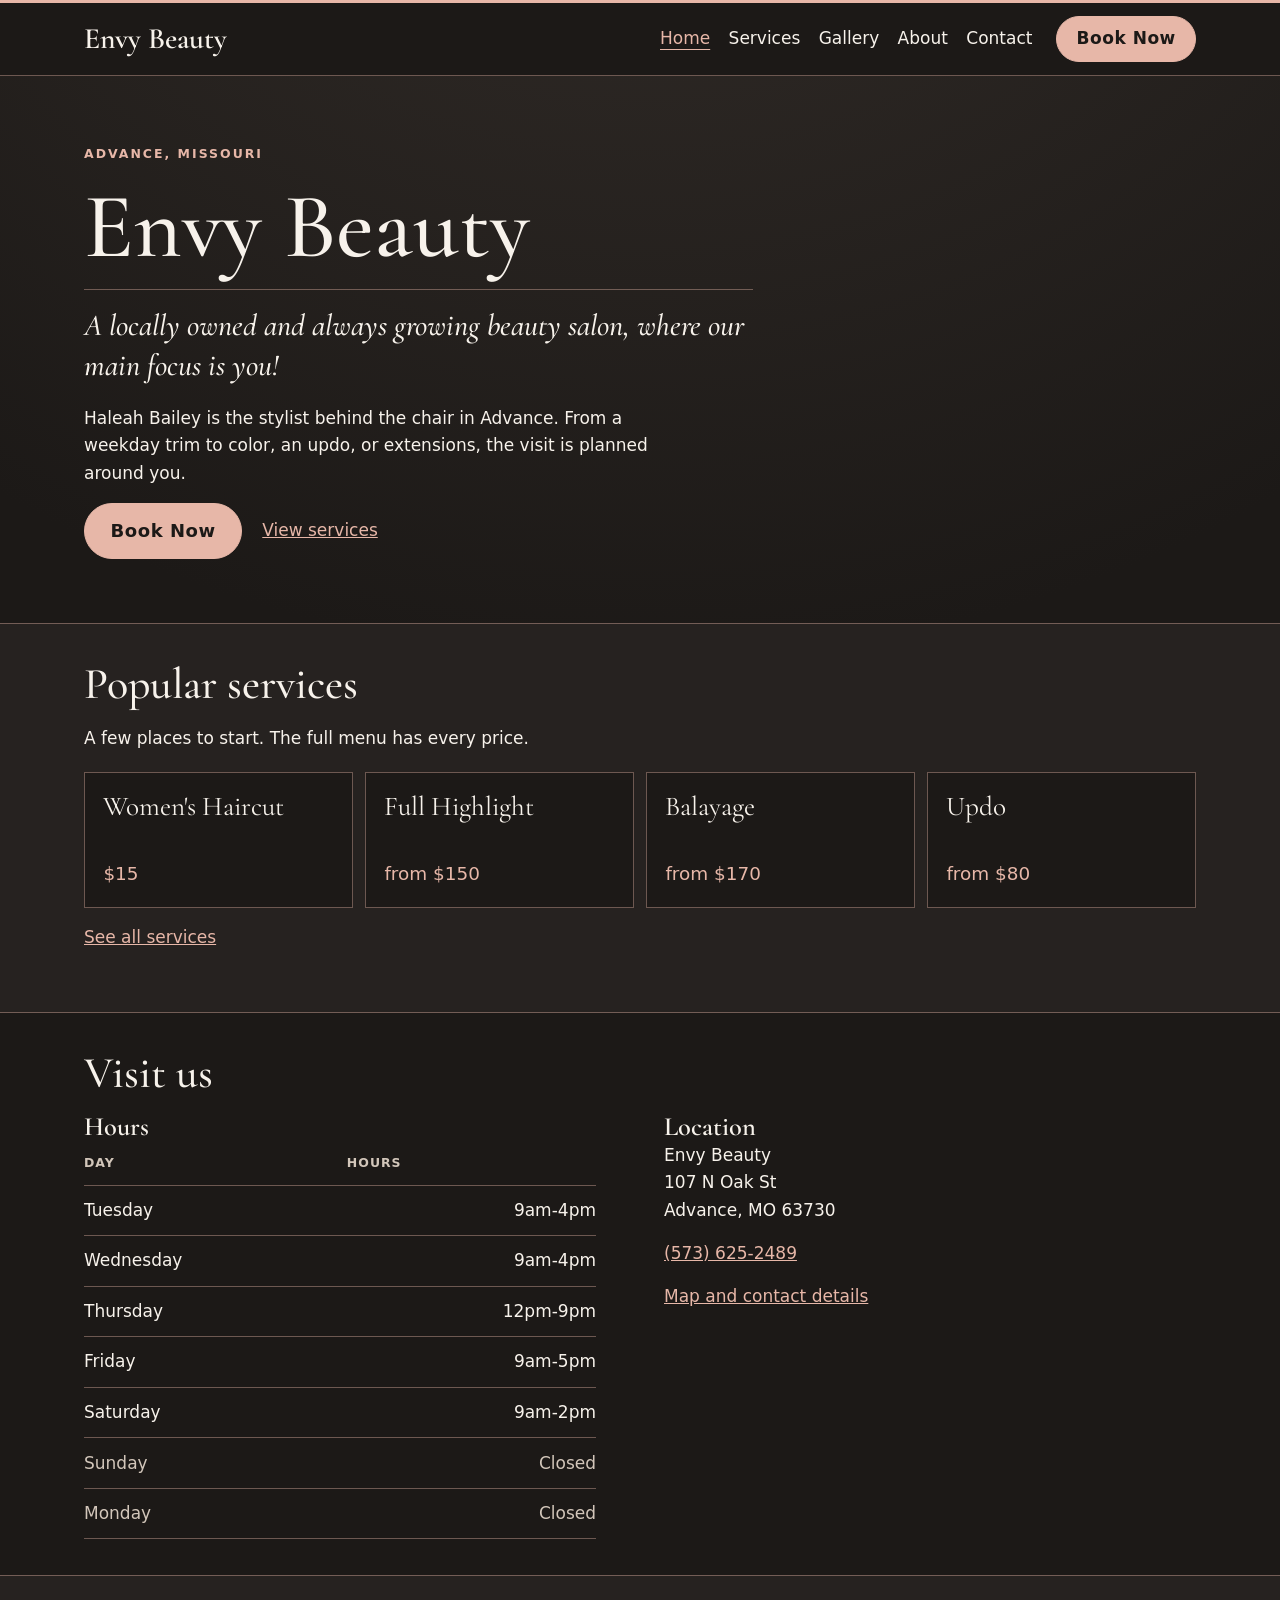
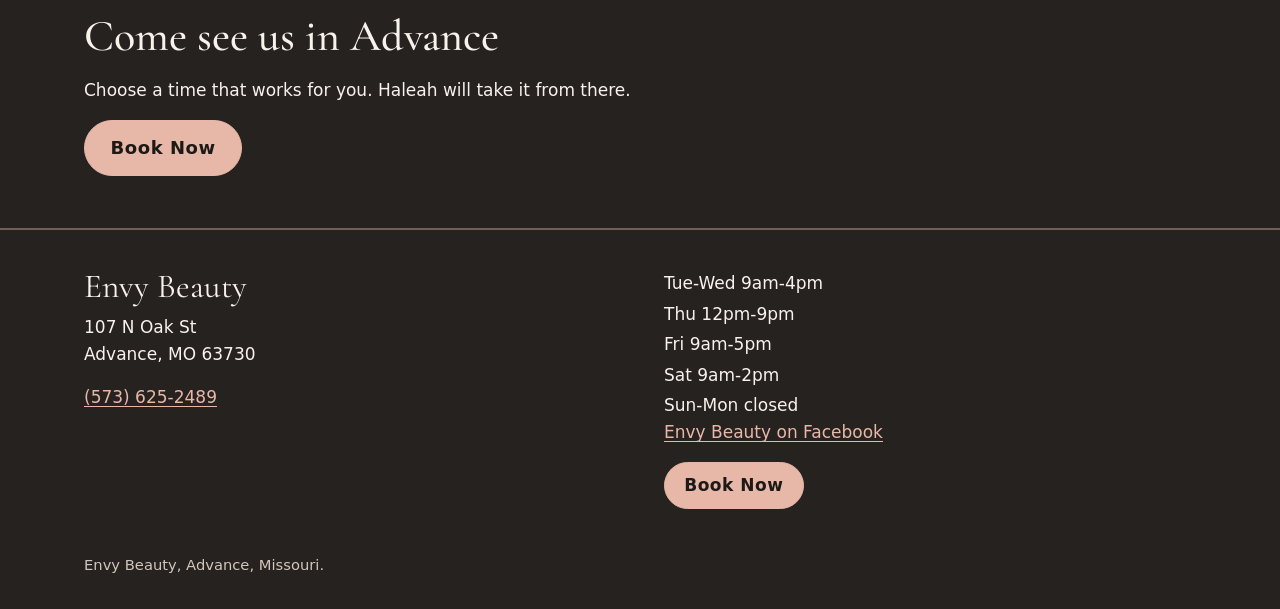
<file: index.html>
<!DOCTYPE html>
<html lang="en">
<head>
  <meta charset="utf-8">
  <meta name="viewport" content="width=device-width, initial-scale=1">
  <title>Envy Beauty | Hair Salon in Advance, MO</title>
  <meta name="description" content="Envy Beauty is a locally owned hair salon in Advance, MO. Stylist Haleah Bailey offers color, cuts, styling, and extensions.">
  <meta name="theme-color" content="#1c1917">
  <link rel="icon" href="favicon.svg" type="image/svg+xml">
  <link rel="preconnect" href="https://fonts.googleapis.com">
  <link rel="preconnect" href="https://fonts.gstatic.com" crossorigin="anonymous">
  <link href="https://fonts.googleapis.com/css2?family=Cormorant+Garamond:ital,wght@0,500;0,600;1,500&amp;display=swap" rel="stylesheet">
  <link rel="stylesheet" href="css/styles.css">
  <noscript>
    <style>
      .nav-toggle { display: none !important; }
      .site-nav { display: block !important; flex-basis: 100%; }
    </style>
  </noscript>
  <!-- Placeholder URL in the JSON-LD below. Replace https://example.com/ with the live site URL before launch. -->
  <script type="application/ld+json">
    {
      "@context": "https://schema.org",
      "@type": ["HairSalon", "LocalBusiness"],
      "name": "Envy Beauty",
      "url": "https://example.com/",
      "telephone": "+1-573-625-2489",
      "address": {
        "@type": "PostalAddress",
        "streetAddress": "107 N Oak St",
        "addressLocality": "Advance",
        "addressRegion": "MO",
        "postalCode": "63730",
        "addressCountry": "US"
      },
      "employee": {
        "@type": "Person",
        "name": "Haleah Bailey",
        "jobTitle": "Stylist"
      },
      "openingHoursSpecification": [
        {
          "@type": "OpeningHoursSpecification",
          "dayOfWeek": "https://schema.org/Tuesday",
          "opens": "09:00",
          "closes": "16:00"
        },
        {
          "@type": "OpeningHoursSpecification",
          "dayOfWeek": "https://schema.org/Wednesday",
          "opens": "09:00",
          "closes": "16:00"
        },
        {
          "@type": "OpeningHoursSpecification",
          "dayOfWeek": "https://schema.org/Thursday",
          "opens": "12:00",
          "closes": "21:00"
        },
        {
          "@type": "OpeningHoursSpecification",
          "dayOfWeek": "https://schema.org/Friday",
          "opens": "09:00",
          "closes": "17:00"
        },
        {
          "@type": "OpeningHoursSpecification",
          "dayOfWeek": "https://schema.org/Saturday",
          "opens": "09:00",
          "closes": "14:00"
        }
      ],
      "sameAs": [
        "https://www.facebook.com/p/Envy-Beauty-100087453639558/"
      ]
    }
  </script>
</head>
<body>
  <a class="skip-link" href="#main">Skip to content</a>
  <header class="site-header">
    <div class="wrap header-bar">
      <a class="logo" href="index.html">Envy Beauty</a>
      <button class="nav-toggle" type="button" aria-expanded="false" aria-controls="site-nav">
        <span class="nav-toggle-label sr-only">Menu</span>
        <span class="nav-toggle-icon" aria-hidden="true"></span>
      </button>
      <nav id="site-nav" class="site-nav" aria-label="Primary">
        <ul>
          <li><a href="index.html" aria-current="page">Home</a></li>
          <li><a href="services.html">Services</a></li>
          <li><a href="gallery.html">Gallery</a></li>
          <li><a href="about.html">About</a></li>
          <li><a href="contact.html">Contact</a></li>
          <li><a class="btn" href="https://haleahbailey.glossgenius.com/" target="_blank" rel="noopener">Book Now<span class="sr-only"> (opens in a new tab)</span></a></li>
        </ul>
      </nav>
    </div>
  </header>
  <main id="main">
    <section class="hero">
      <div class="wrap">
        <p class="kicker">Advance, Missouri</p>
        <h1>Envy Beauty</h1>
        <p class="tagline">A locally owned and always growing beauty salon, where our main focus is you!</p>
        <p class="measure">Haleah Bailey is the stylist behind the chair in Advance. From a weekday trim to color, an updo, or extensions, the visit is planned around you.</p>
        <p class="actions">
          <a class="btn btn-large" href="https://haleahbailey.glossgenius.com/" target="_blank" rel="noopener">Book Now<span class="sr-only"> (opens in a new tab)</span></a>
          <a class="text-link" href="services.html">View services</a>
        </p>
      </div>
    </section>
    <section class="band band-raised" aria-labelledby="popular-heading">
      <div class="wrap">
        <h2 id="popular-heading">Popular services</h2>
        <p class="measure">A few places to start. The full menu has every price.</p>
        <ul class="teaser-grid">
          <li>
            <a href="services.html#womens-haircut">
              <span class="teaser-name">Women's Haircut</span>
              <span class="teaser-price">$15</span>
            </a>
          </li>
          <li>
            <a href="services.html#full-highlight">
              <span class="teaser-name">Full Highlight</span>
              <span class="teaser-price">from $150</span>
            </a>
          </li>
          <li>
            <a href="services.html#balayage">
              <span class="teaser-name">Balayage</span>
              <span class="teaser-price">from $170</span>
            </a>
          </li>
          <li>
            <a href="services.html#updo">
              <span class="teaser-name">Updo</span>
              <span class="teaser-price">from $80</span>
            </a>
          </li>
        </ul>
        <p class="actions"><a class="text-link" href="services.html">See all services</a></p>
      </div>
    </section>
    <section class="band" aria-labelledby="visit-heading">
      <div class="wrap">
        <h2 id="visit-heading">Visit us</h2>
        <div class="visit-grid">
          <div>
            <h3>Hours</h3>
            <table class="hours-table">
              <caption class="sr-only">Weekly hours</caption>
              <thead>
                <tr>
                  <th scope="col">Day</th>
                  <th scope="col">Hours</th>
                </tr>
              </thead>
              <tbody>
                <tr>
                  <th scope="row">Tuesday</th>
                  <td>9am-4pm</td>
                </tr>
                <tr>
                  <th scope="row">Wednesday</th>
                  <td>9am-4pm</td>
                </tr>
                <tr>
                  <th scope="row">Thursday</th>
                  <td>12pm-9pm</td>
                </tr>
                <tr>
                  <th scope="row">Friday</th>
                  <td>9am-5pm</td>
                </tr>
                <tr>
                  <th scope="row">Saturday</th>
                  <td>9am-2pm</td>
                </tr>
                <tr class="is-closed">
                  <th scope="row">Sunday</th>
                  <td>Closed</td>
                </tr>
                <tr class="is-closed">
                  <th scope="row">Monday</th>
                  <td>Closed</td>
                </tr>
              </tbody>
            </table>
          </div>
          <div>
            <h3>Location</h3>
            <address>
              Envy Beauty<br>
              107 N Oak St<br>
              Advance, MO 63730
            </address>
            <p><a href="tel:+15736252489">(573)&nbsp;625&#8209;2489</a></p>
            <p><a href="contact.html">Map and contact details</a></p>
          </div>
        </div>
      </div>
    </section>
    <section class="band band-raised" aria-labelledby="cta-heading">
      <div class="wrap">
        <h2 id="cta-heading">Come see us in Advance</h2>
        <p class="measure">Choose a time that works for you. Haleah will take it from there.</p>
        <p class="actions">
          <a class="btn btn-large" href="https://haleahbailey.glossgenius.com/" target="_blank" rel="noopener">Book Now<span class="sr-only"> (opens in a new tab)</span></a>
        </p>
      </div>
    </section>
  </main>
  <footer class="site-footer">
    <div class="wrap">
      <div class="footer-grid">
        <div>
          <p class="footer-name">Envy Beauty</p>
          <address>
            107 N Oak St<br>
            Advance, MO 63730
          </address>
          <p><a href="tel:+15736252489">(573)&nbsp;625&#8209;2489</a></p>
        </div>
        <div>
          <ul class="footer-hours">
            <li>Tue-Wed 9am-4pm</li>
            <li>Thu 12pm-9pm</li>
            <li>Fri 9am-5pm</li>
            <li>Sat 9am-2pm</li>
            <li>Sun-Mon closed</li>
          </ul>
          <p><a href="https://www.facebook.com/p/Envy-Beauty-100087453639558/" target="_blank" rel="noopener">Envy Beauty on Facebook<span class="sr-only"> (opens in a new tab)</span></a></p>
          <p><a class="btn" href="https://haleahbailey.glossgenius.com/" target="_blank" rel="noopener">Book Now<span class="sr-only"> (opens in a new tab)</span></a></p>
        </div>
      </div>
      <p class="legal">Envy Beauty, Advance, Missouri.</p>
    </div>
  </footer>
  <script src="js/menu.js"></script>
</body>
</html>
</file>
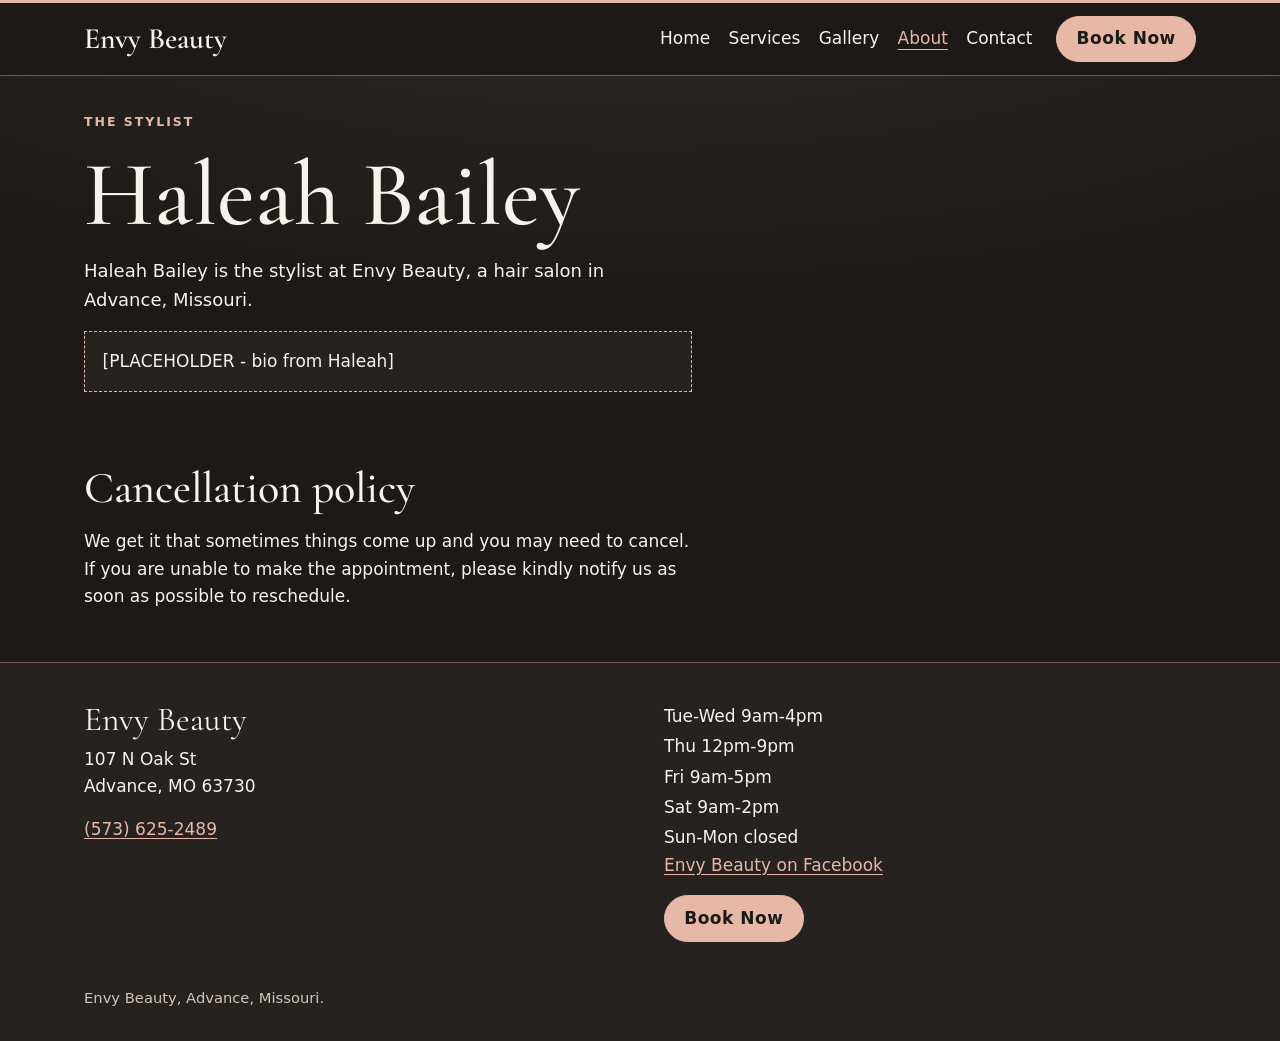
<file: about.html>
<!DOCTYPE html>
<html lang="en">
<head>
  <meta charset="utf-8">
  <meta name="viewport" content="width=device-width, initial-scale=1">
  <title>About | Envy Beauty, Hair Salon in Advance, MO</title>
  <meta name="description" content="About stylist Haleah Bailey and the cancellation policy at Envy Beauty, a hair salon in Advance, MO.">
  <meta name="theme-color" content="#1c1917">
  <link rel="icon" href="favicon.svg" type="image/svg+xml">
  <link rel="preconnect" href="https://fonts.googleapis.com">
  <link rel="preconnect" href="https://fonts.gstatic.com" crossorigin="anonymous">
  <link href="https://fonts.googleapis.com/css2?family=Cormorant+Garamond:ital,wght@0,500;0,600;1,500&amp;display=swap" rel="stylesheet">
  <link rel="stylesheet" href="css/styles.css">
  <noscript>
    <style>
      .nav-toggle { display: none !important; }
      .site-nav { display: block !important; flex-basis: 100%; }
    </style>
  </noscript>
</head>
<body>
  <a class="skip-link" href="#main">Skip to content</a>
  <header class="site-header">
    <div class="wrap header-bar">
      <a class="logo" href="index.html">Envy Beauty</a>
      <button class="nav-toggle" type="button" aria-expanded="false" aria-controls="site-nav">
        <span class="nav-toggle-label sr-only">Menu</span>
        <span class="nav-toggle-icon" aria-hidden="true"></span>
      </button>
      <nav id="site-nav" class="site-nav" aria-label="Primary">
        <ul>
          <li><a href="index.html">Home</a></li>
          <li><a href="services.html">Services</a></li>
          <li><a href="gallery.html">Gallery</a></li>
          <li><a href="about.html" aria-current="page">About</a></li>
          <li><a href="contact.html">Contact</a></li>
          <li><a class="btn" href="https://haleahbailey.glossgenius.com/" target="_blank" rel="noopener">Book Now<span class="sr-only"> (opens in a new tab)</span></a></li>
        </ul>
      </nav>
    </div>
  </header>
  <main id="main">
    <div class="wrap">
      <section class="band" aria-labelledby="stylist-heading">
        <p class="kicker">The stylist</p>
        <h1 id="stylist-heading">Haleah Bailey</h1>
        <p class="lede">Haleah Bailey is the stylist at Envy Beauty, a hair salon in Advance, Missouri.</p>
        <p class="placeholder">[PLACEHOLDER - bio from Haleah]</p>
      </section>
      <section class="band" aria-labelledby="policy-heading">
        <h2 id="policy-heading">Cancellation policy</h2>
        <p class="measure">We get it that sometimes things come up and you may need to cancel. If you are unable to make the appointment, please kindly notify us as soon as possible to reschedule.</p>
      </section>
    </div>
  </main>
  <footer class="site-footer">
    <div class="wrap">
      <div class="footer-grid">
        <div>
          <p class="footer-name">Envy Beauty</p>
          <address>
            107 N Oak St<br>
            Advance, MO 63730
          </address>
          <p><a href="tel:+15736252489">(573)&nbsp;625&#8209;2489</a></p>
        </div>
        <div>
          <ul class="footer-hours">
            <li>Tue-Wed 9am-4pm</li>
            <li>Thu 12pm-9pm</li>
            <li>Fri 9am-5pm</li>
            <li>Sat 9am-2pm</li>
            <li>Sun-Mon closed</li>
          </ul>
          <p><a href="https://www.facebook.com/p/Envy-Beauty-100087453639558/" target="_blank" rel="noopener">Envy Beauty on Facebook<span class="sr-only"> (opens in a new tab)</span></a></p>
          <p><a class="btn" href="https://haleahbailey.glossgenius.com/" target="_blank" rel="noopener">Book Now<span class="sr-only"> (opens in a new tab)</span></a></p>
        </div>
      </div>
      <p class="legal">Envy Beauty, Advance, Missouri.</p>
    </div>
  </footer>
  <script src="js/menu.js"></script>
</body>
</html>
</file>
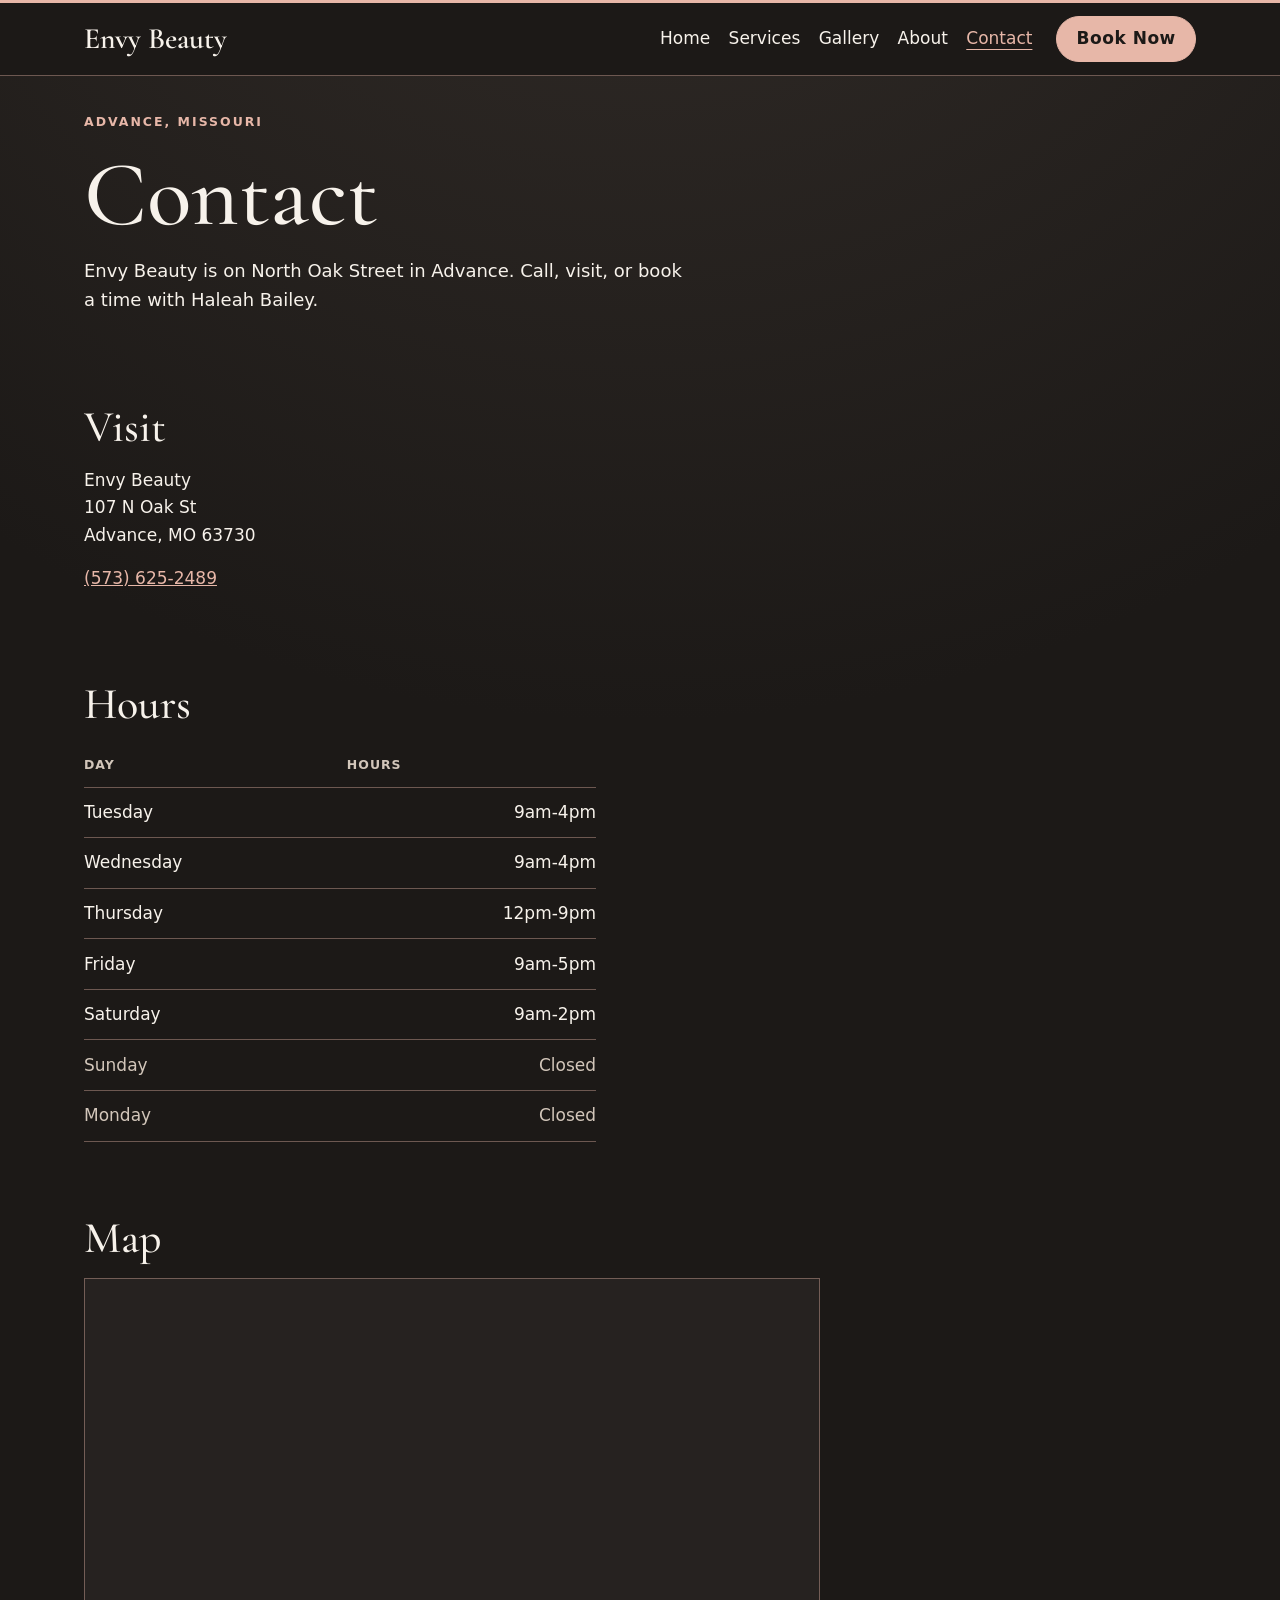
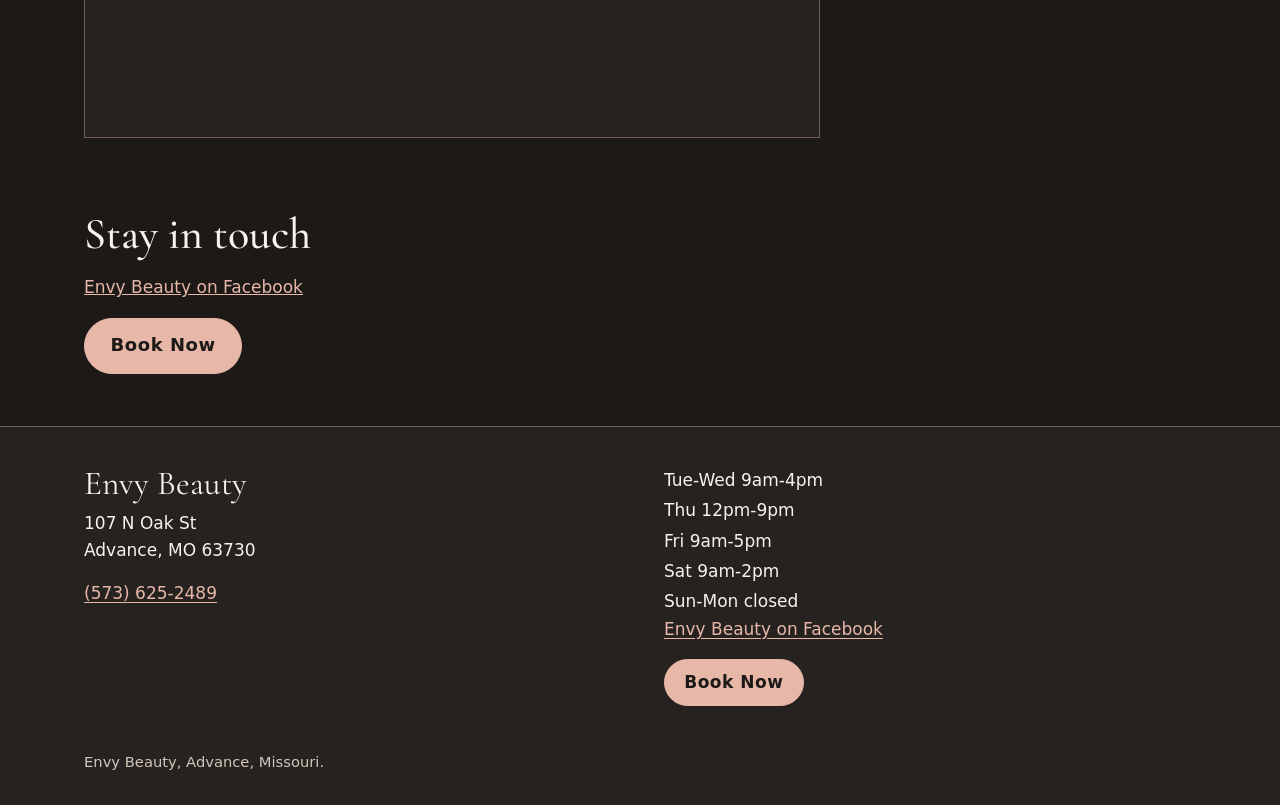
<file: contact.html>
<!DOCTYPE html>
<html lang="en">
<head>
  <meta charset="utf-8">
  <meta name="viewport" content="width=device-width, initial-scale=1">
  <title>Contact | Envy Beauty, Hair Salon in Advance, MO</title>
  <meta name="description" content="Find Envy Beauty, a hair salon in Advance, MO: 107 N Oak St, (573) 625-2489, hours, map, and Facebook.">
  <meta name="theme-color" content="#1c1917">
  <link rel="icon" href="favicon.svg" type="image/svg+xml">
  <link rel="preconnect" href="https://fonts.googleapis.com">
  <link rel="preconnect" href="https://fonts.gstatic.com" crossorigin="anonymous">
  <link href="https://fonts.googleapis.com/css2?family=Cormorant+Garamond:ital,wght@0,500;0,600;1,500&amp;display=swap" rel="stylesheet">
  <link rel="stylesheet" href="css/styles.css">
  <noscript>
    <style>
      .nav-toggle { display: none !important; }
      .site-nav { display: block !important; flex-basis: 100%; }
    </style>
  </noscript>
</head>
<body>
  <a class="skip-link" href="#main">Skip to content</a>
  <header class="site-header">
    <div class="wrap header-bar">
      <a class="logo" href="index.html">Envy Beauty</a>
      <button class="nav-toggle" type="button" aria-expanded="false" aria-controls="site-nav">
        <span class="nav-toggle-label sr-only">Menu</span>
        <span class="nav-toggle-icon" aria-hidden="true"></span>
      </button>
      <nav id="site-nav" class="site-nav" aria-label="Primary">
        <ul>
          <li><a href="index.html">Home</a></li>
          <li><a href="services.html">Services</a></li>
          <li><a href="gallery.html">Gallery</a></li>
          <li><a href="about.html">About</a></li>
          <li><a href="contact.html" aria-current="page">Contact</a></li>
          <li><a class="btn" href="https://haleahbailey.glossgenius.com/" target="_blank" rel="noopener">Book Now<span class="sr-only"> (opens in a new tab)</span></a></li>
        </ul>
      </nav>
    </div>
  </header>
  <main id="main">
    <div class="wrap">
      <section class="band">
        <p class="kicker">Advance, Missouri</p>
        <h1>Contact</h1>
        <p class="lede">Envy Beauty is on North Oak Street in Advance. Call, visit, or book a time with Haleah Bailey.</p>
      </section>
      <section class="band" aria-labelledby="visit-heading">
        <h2 id="visit-heading">Visit</h2>
        <address>
          Envy Beauty<br>
          107 N Oak St<br>
          Advance, MO 63730
        </address>
        <p><a href="tel:+15736252489">(573)&nbsp;625&#8209;2489</a></p>
      </section>
      <section class="band" aria-labelledby="hours-heading">
        <h2 id="hours-heading">Hours</h2>
        <table class="hours-table">
          <caption class="sr-only">Weekly hours</caption>
          <thead>
            <tr>
              <th scope="col">Day</th>
              <th scope="col">Hours</th>
            </tr>
          </thead>
          <tbody>
            <tr>
              <th scope="row">Tuesday</th>
              <td>9am-4pm</td>
            </tr>
            <tr>
              <th scope="row">Wednesday</th>
              <td>9am-4pm</td>
            </tr>
            <tr>
              <th scope="row">Thursday</th>
              <td>12pm-9pm</td>
            </tr>
            <tr>
              <th scope="row">Friday</th>
              <td>9am-5pm</td>
            </tr>
            <tr>
              <th scope="row">Saturday</th>
              <td>9am-2pm</td>
            </tr>
            <tr class="is-closed">
              <th scope="row">Sunday</th>
              <td>Closed</td>
            </tr>
            <tr class="is-closed">
              <th scope="row">Monday</th>
              <td>Closed</td>
            </tr>
          </tbody>
        </table>
      </section>
      <section class="band" aria-labelledby="map-heading">
        <h2 id="map-heading">Map</h2>
        <div class="map-frame">
          <iframe title="Map of Envy Beauty at 107 N Oak St, Advance, MO 63730" src="https://maps.google.com/maps?q=107%20N%20Oak%20St%2C%20Advance%2C%20MO%2063730&amp;z=16&amp;output=embed" width="600" height="450" loading="lazy" referrerpolicy="no-referrer-when-downgrade"></iframe>
        </div>
      </section>
      <section class="band" aria-labelledby="social-heading">
        <h2 id="social-heading">Stay in touch</h2>
        <p><a href="https://www.facebook.com/p/Envy-Beauty-100087453639558/" target="_blank" rel="noopener">Envy Beauty on Facebook<span class="sr-only"> (opens in a new tab)</span></a></p>
        <p class="actions">
          <a class="btn btn-large" href="https://haleahbailey.glossgenius.com/" target="_blank" rel="noopener">Book Now<span class="sr-only"> (opens in a new tab)</span></a>
        </p>
      </section>
    </div>
  </main>
  <footer class="site-footer">
    <div class="wrap">
      <div class="footer-grid">
        <div>
          <p class="footer-name">Envy Beauty</p>
          <address>
            107 N Oak St<br>
            Advance, MO 63730
          </address>
          <p><a href="tel:+15736252489">(573)&nbsp;625&#8209;2489</a></p>
        </div>
        <div>
          <ul class="footer-hours">
            <li>Tue-Wed 9am-4pm</li>
            <li>Thu 12pm-9pm</li>
            <li>Fri 9am-5pm</li>
            <li>Sat 9am-2pm</li>
            <li>Sun-Mon closed</li>
          </ul>
          <p><a href="https://www.facebook.com/p/Envy-Beauty-100087453639558/" target="_blank" rel="noopener">Envy Beauty on Facebook<span class="sr-only"> (opens in a new tab)</span></a></p>
          <p><a class="btn" href="https://haleahbailey.glossgenius.com/" target="_blank" rel="noopener">Book Now<span class="sr-only"> (opens in a new tab)</span></a></p>
        </div>
      </div>
      <p class="legal">Envy Beauty, Advance, Missouri.</p>
    </div>
  </footer>
  <script src="js/menu.js"></script>
</body>
</html>
</file>
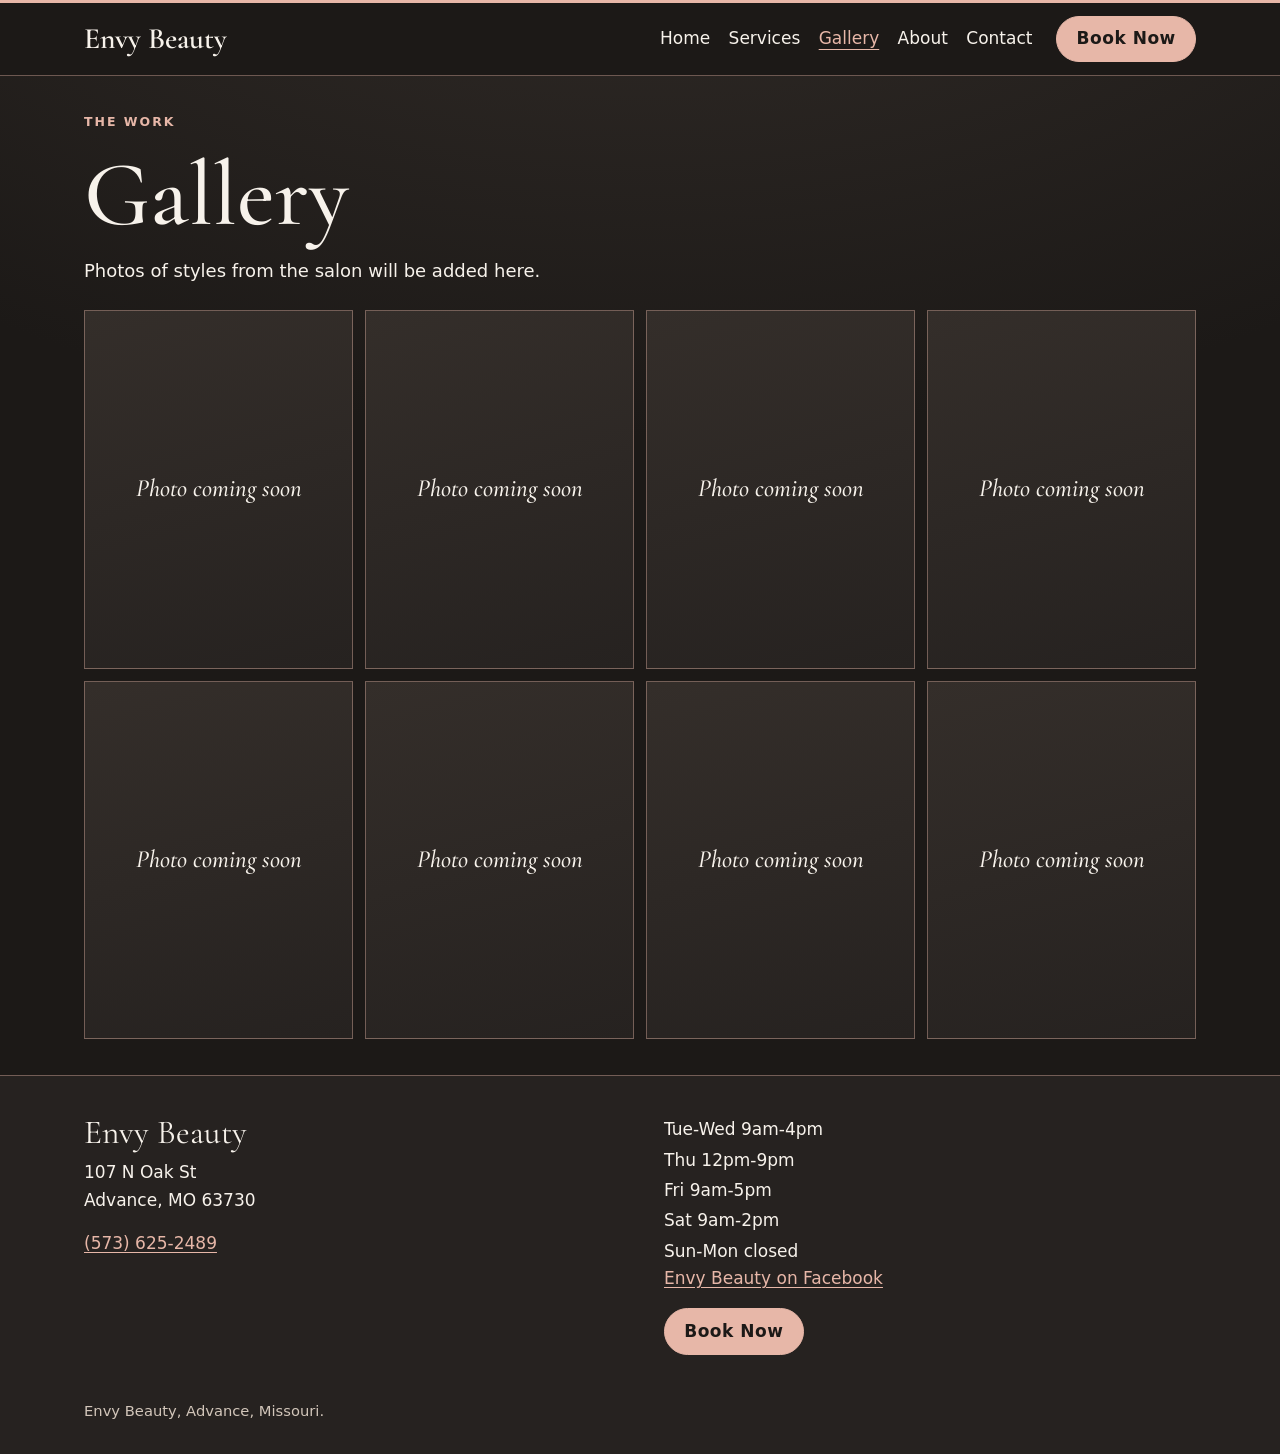
<file: gallery.html>
<!DOCTYPE html>
<html lang="en">
<head>
  <meta charset="utf-8">
  <meta name="viewport" content="width=device-width, initial-scale=1">
  <title>Gallery | Envy Beauty, Hair Salon in Advance, MO</title>
  <meta name="description" content="The photo gallery for Envy Beauty, a hair salon in Advance, MO, is on the way. New style photos will be posted here.">
  <meta name="theme-color" content="#1c1917">
  <link rel="icon" href="favicon.svg" type="image/svg+xml">
  <link rel="preconnect" href="https://fonts.googleapis.com">
  <link rel="preconnect" href="https://fonts.gstatic.com" crossorigin="anonymous">
  <link href="https://fonts.googleapis.com/css2?family=Cormorant+Garamond:ital,wght@0,500;0,600;1,500&amp;display=swap" rel="stylesheet">
  <link rel="stylesheet" href="css/styles.css">
  <noscript>
    <style>
      .nav-toggle { display: none !important; }
      .site-nav { display: block !important; flex-basis: 100%; }
    </style>
  </noscript>
</head>
<body>
  <a class="skip-link" href="#main">Skip to content</a>
  <header class="site-header">
    <div class="wrap header-bar">
      <a class="logo" href="index.html">Envy Beauty</a>
      <button class="nav-toggle" type="button" aria-expanded="false" aria-controls="site-nav">
        <span class="nav-toggle-label sr-only">Menu</span>
        <span class="nav-toggle-icon" aria-hidden="true"></span>
      </button>
      <nav id="site-nav" class="site-nav" aria-label="Primary">
        <ul>
          <li><a href="index.html">Home</a></li>
          <li><a href="services.html">Services</a></li>
          <li><a href="gallery.html" aria-current="page">Gallery</a></li>
          <li><a href="about.html">About</a></li>
          <li><a href="contact.html">Contact</a></li>
          <li><a class="btn" href="https://haleahbailey.glossgenius.com/" target="_blank" rel="noopener">Book Now<span class="sr-only"> (opens in a new tab)</span></a></li>
        </ul>
      </nav>
    </div>
  </header>
  <main id="main">
    <div class="wrap band">
      <p class="kicker">The work</p>
      <h1>Gallery</h1>
      <p class="lede">Photos of styles from the salon will be added here.</p>
      <!-- Future photos belong in the images folder. These tiles are placeholders only. -->
      <h2 class="sr-only">Placeholder photos</h2>
      <ul class="gallery-grid">
        <li class="photo-tile">Photo coming soon</li>
        <li class="photo-tile">Photo coming soon</li>
        <li class="photo-tile">Photo coming soon</li>
        <li class="photo-tile">Photo coming soon</li>
        <li class="photo-tile">Photo coming soon</li>
        <li class="photo-tile">Photo coming soon</li>
        <li class="photo-tile">Photo coming soon</li>
        <li class="photo-tile">Photo coming soon</li>
      </ul>
    </div>
  </main>
  <footer class="site-footer">
    <div class="wrap">
      <div class="footer-grid">
        <div>
          <p class="footer-name">Envy Beauty</p>
          <address>
            107 N Oak St<br>
            Advance, MO 63730
          </address>
          <p><a href="tel:+15736252489">(573)&nbsp;625&#8209;2489</a></p>
        </div>
        <div>
          <ul class="footer-hours">
            <li>Tue-Wed 9am-4pm</li>
            <li>Thu 12pm-9pm</li>
            <li>Fri 9am-5pm</li>
            <li>Sat 9am-2pm</li>
            <li>Sun-Mon closed</li>
          </ul>
          <p><a href="https://www.facebook.com/p/Envy-Beauty-100087453639558/" target="_blank" rel="noopener">Envy Beauty on Facebook<span class="sr-only"> (opens in a new tab)</span></a></p>
          <p><a class="btn" href="https://haleahbailey.glossgenius.com/" target="_blank" rel="noopener">Book Now<span class="sr-only"> (opens in a new tab)</span></a></p>
        </div>
      </div>
      <p class="legal">Envy Beauty, Advance, Missouri.</p>
    </div>
  </footer>
  <script src="js/menu.js"></script>
</body>
</html>
</file>
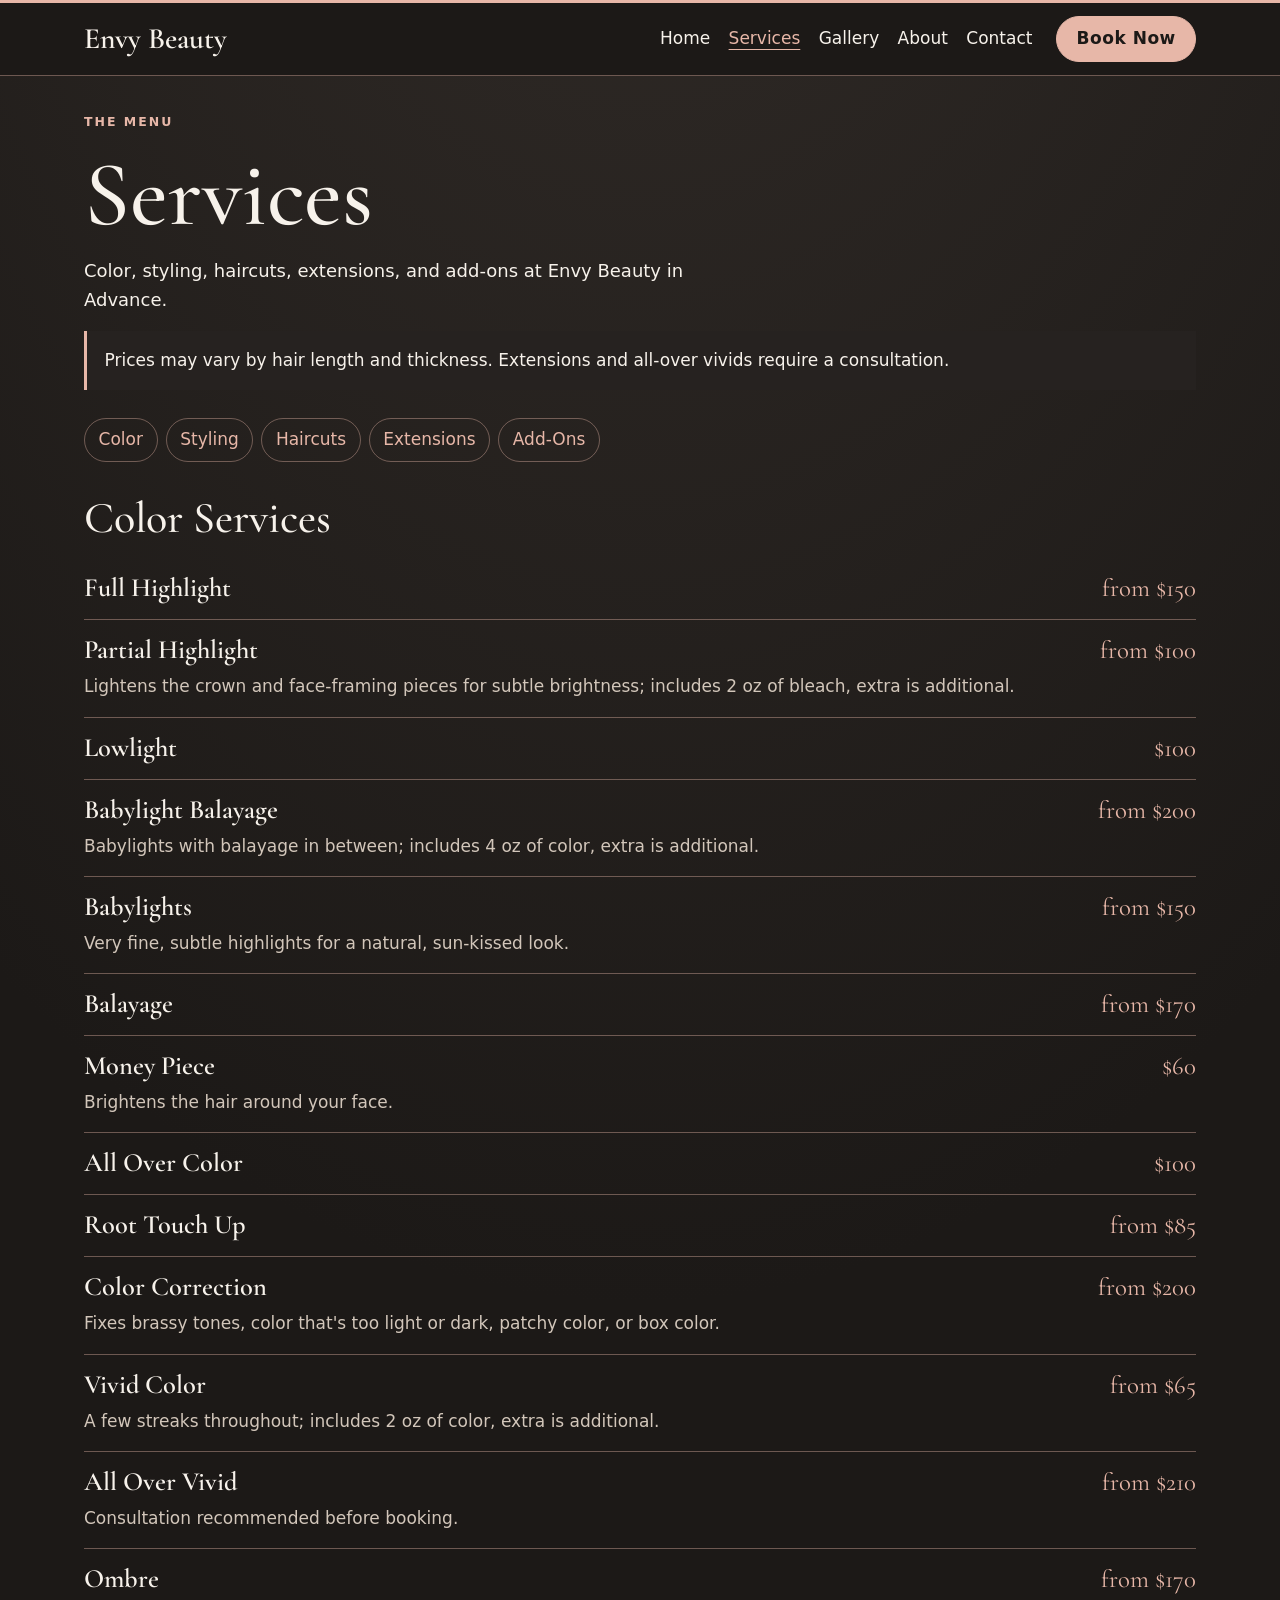
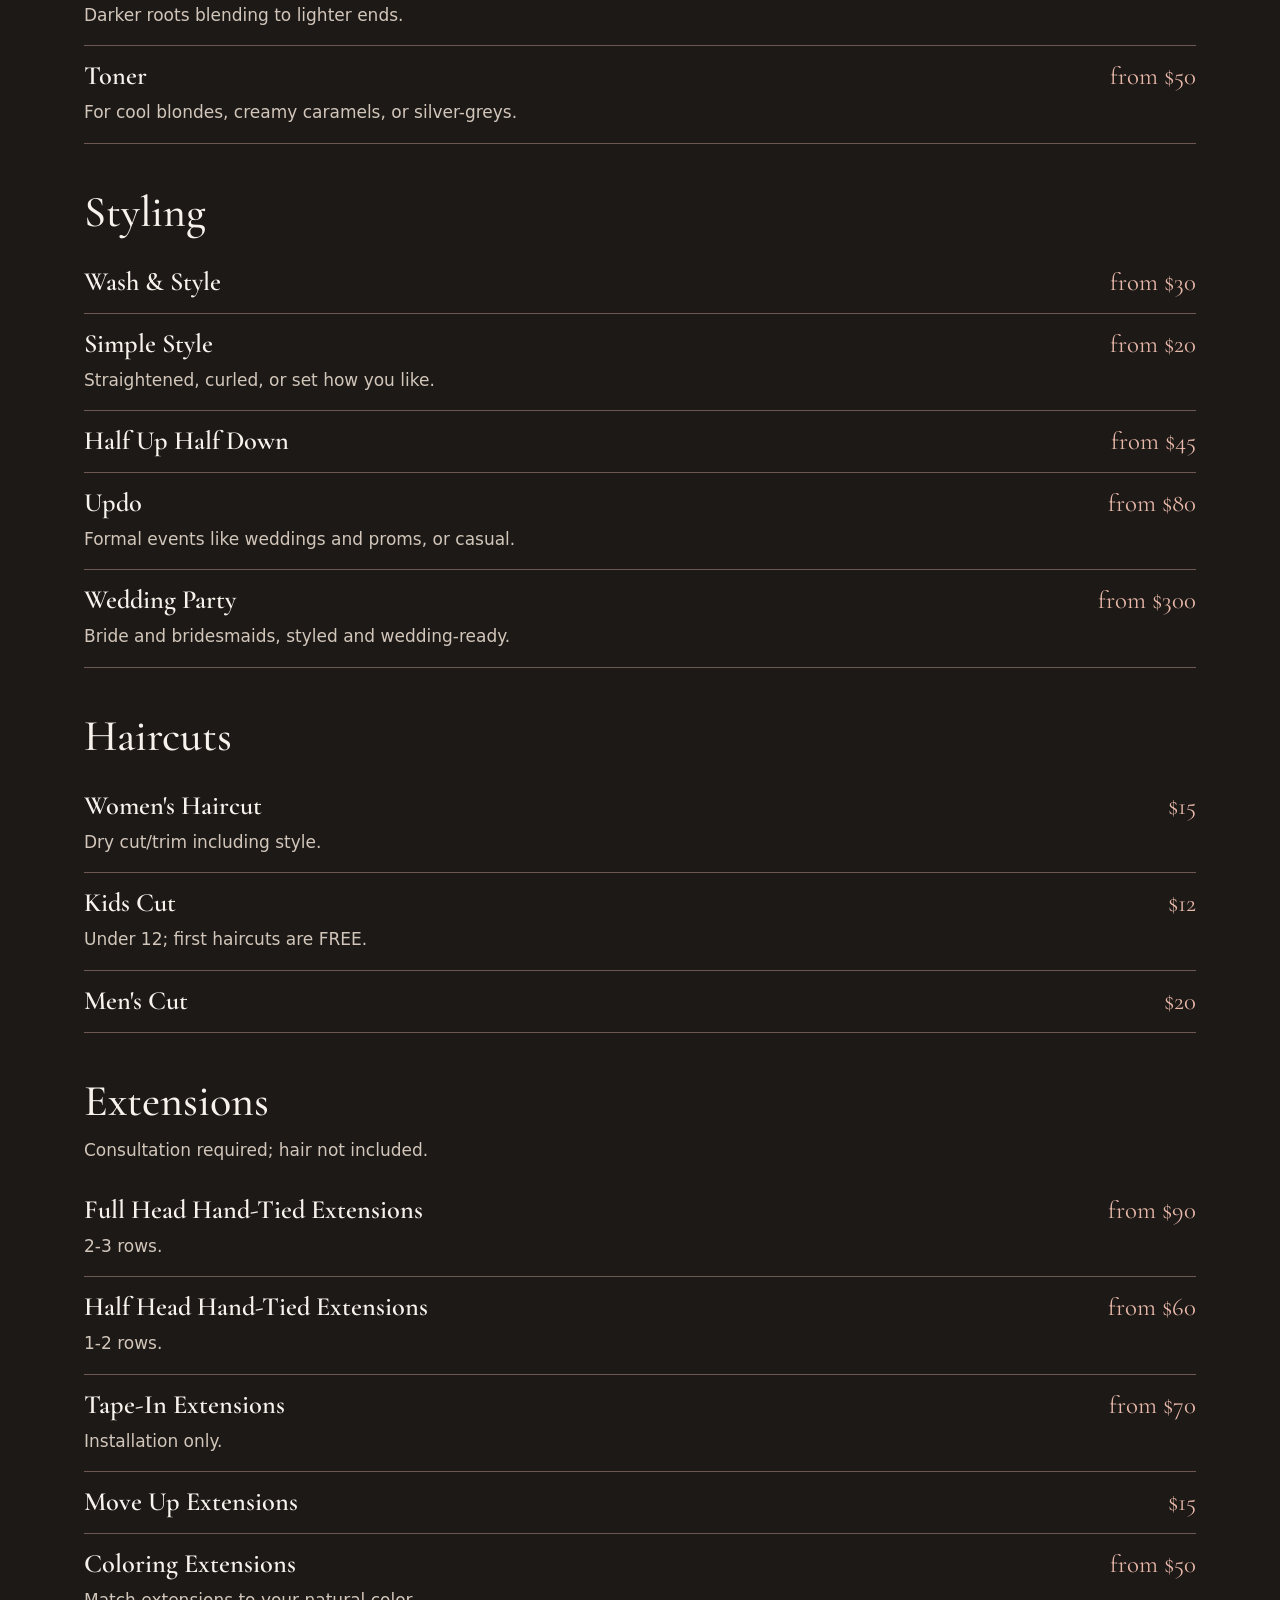
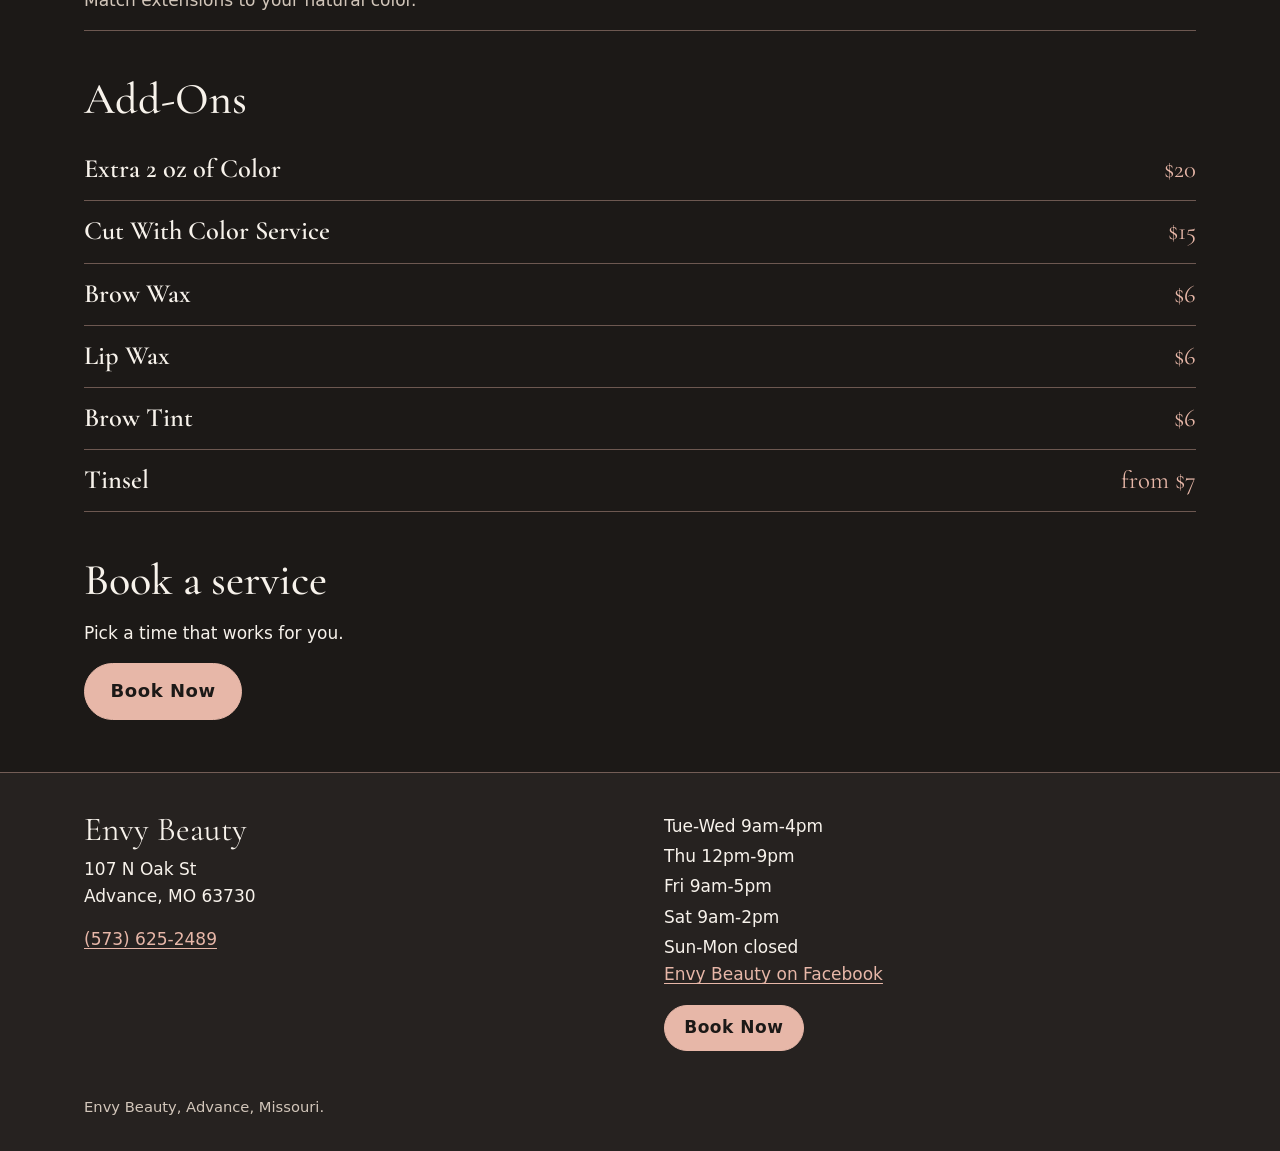
<file: services.html>
<!DOCTYPE html>
<html lang="en">
<head>
  <meta charset="utf-8">
  <meta name="viewport" content="width=device-width, initial-scale=1">
  <title>Services | Envy Beauty, Hair Salon in Advance, MO</title>
  <meta name="description" content="Browse color, styling, haircut, extension, and add-on prices at Envy Beauty, a hair salon in Advance, MO.">
  <meta name="theme-color" content="#1c1917">
  <link rel="icon" href="favicon.svg" type="image/svg+xml">
  <link rel="preconnect" href="https://fonts.googleapis.com">
  <link rel="preconnect" href="https://fonts.gstatic.com" crossorigin="anonymous">
  <link href="https://fonts.googleapis.com/css2?family=Cormorant+Garamond:ital,wght@0,500;0,600;1,500&amp;display=swap" rel="stylesheet">
  <link rel="stylesheet" href="css/styles.css">
  <noscript>
    <style>
      .nav-toggle { display: none !important; }
      .site-nav { display: block !important; flex-basis: 100%; }
    </style>
  </noscript>
</head>
<body>
  <a class="skip-link" href="#main">Skip to content</a>
  <header class="site-header">
    <div class="wrap header-bar">
      <a class="logo" href="index.html">Envy Beauty</a>
      <button class="nav-toggle" type="button" aria-expanded="false" aria-controls="site-nav">
        <span class="nav-toggle-label sr-only">Menu</span>
        <span class="nav-toggle-icon" aria-hidden="true"></span>
      </button>
      <nav id="site-nav" class="site-nav" aria-label="Primary">
        <ul>
          <li><a href="index.html">Home</a></li>
          <li><a href="services.html" aria-current="page">Services</a></li>
          <li><a href="gallery.html">Gallery</a></li>
          <li><a href="about.html">About</a></li>
          <li><a href="contact.html">Contact</a></li>
          <li><a class="btn" href="https://haleahbailey.glossgenius.com/" target="_blank" rel="noopener">Book Now<span class="sr-only"> (opens in a new tab)</span></a></li>
        </ul>
      </nav>
    </div>
  </header>
  <main id="main">
    <div class="wrap band">
      <p class="kicker">The menu</p>
      <h1>Services</h1>
      <p class="lede">Color, styling, haircuts, extensions, and add-ons at Envy Beauty in Advance.</p>
      <aside class="note">
        <p>Prices may vary by hair length and thickness. Extensions and all-over vivids require a consultation.</p>
      </aside>
      <nav class="jump-nav" aria-label="Service categories">
        <ul>
          <li><a href="#color">Color</a></li>
          <li><a href="#styling">Styling</a></li>
          <li><a href="#haircuts">Haircuts</a></li>
          <li><a href="#extensions">Extensions</a></li>
          <li><a href="#add-ons">Add-Ons</a></li>
        </ul>
      </nav>

      <section class="service-group" aria-labelledby="color">
        <h2 id="color">Color Services</h2>
        <ul class="service-list">
          <li class="service">
            <h3 id="full-highlight">Full Highlight</h3>
            <p class="price">from $150</p>
          </li>
          <li class="service">
            <h3>Partial Highlight</h3>
            <p class="price">from $100</p>
            <p class="detail">Lightens the crown and face-framing pieces for subtle brightness; includes 2 oz of bleach, extra is additional.</p>
          </li>
          <li class="service">
            <h3>Lowlight</h3>
            <p class="price">$100</p>
          </li>
          <li class="service">
            <h3>Babylight Balayage</h3>
            <p class="price">from $200</p>
            <p class="detail">Babylights with balayage in between; includes 4 oz of color, extra is additional.</p>
          </li>
          <li class="service">
            <h3>Babylights</h3>
            <p class="price">from $150</p>
            <p class="detail">Very fine, subtle highlights for a natural, sun-kissed look.</p>
          </li>
          <li class="service">
            <h3 id="balayage">Balayage</h3>
            <p class="price">from $170</p>
          </li>
          <li class="service">
            <h3>Money Piece</h3>
            <p class="price">$60</p>
            <p class="detail">Brightens the hair around your face.</p>
          </li>
          <li class="service">
            <h3>All Over Color</h3>
            <p class="price">$100</p>
          </li>
          <li class="service">
            <h3>Root Touch Up</h3>
            <p class="price">from $85</p>
          </li>
          <li class="service">
            <h3>Color Correction</h3>
            <p class="price">from $200</p>
            <p class="detail">Fixes brassy tones, color that's too light or dark, patchy color, or box color.</p>
          </li>
          <li class="service">
            <h3>Vivid Color</h3>
            <p class="price">from $65</p>
            <p class="detail">A few streaks throughout; includes 2 oz of color, extra is additional.</p>
          </li>
          <li class="service">
            <h3>All Over Vivid</h3>
            <p class="price">from $210</p>
            <p class="detail">Consultation recommended before booking.</p>
          </li>
          <li class="service">
            <h3>Ombre</h3>
            <p class="price">from $170</p>
            <p class="detail">Darker roots blending to lighter ends.</p>
          </li>
          <li class="service">
            <h3>Toner</h3>
            <p class="price">from $50</p>
            <p class="detail">For cool blondes, creamy caramels, or silver-greys.</p>
          </li>
        </ul>
      </section>

      <section class="service-group" aria-labelledby="styling">
        <h2 id="styling">Styling</h2>
        <ul class="service-list">
          <li class="service">
            <h3>Wash &amp; Style</h3>
            <p class="price">from $30</p>
          </li>
          <li class="service">
            <h3>Simple Style</h3>
            <p class="price">from $20</p>
            <p class="detail">Straightened, curled, or set how you like.</p>
          </li>
          <li class="service">
            <h3>Half Up Half Down</h3>
            <p class="price">from $45</p>
          </li>
          <li class="service">
            <h3 id="updo">Updo</h3>
            <p class="price">from $80</p>
            <p class="detail">Formal events like weddings and proms, or casual.</p>
          </li>
          <li class="service">
            <h3>Wedding Party</h3>
            <p class="price">from $300</p>
            <p class="detail">Bride and bridesmaids, styled and wedding-ready.</p>
          </li>
        </ul>
      </section>

      <section class="service-group" aria-labelledby="haircuts">
        <h2 id="haircuts">Haircuts</h2>
        <ul class="service-list">
          <li class="service">
            <h3 id="womens-haircut">Women's Haircut</h3>
            <p class="price">$15</p>
            <p class="detail">Dry cut/trim including style.</p>
          </li>
          <li class="service">
            <h3>Kids Cut</h3>
            <p class="price">$12</p>
            <p class="detail">Under 12; first haircuts are FREE.</p>
          </li>
          <li class="service">
            <h3>Men's Cut</h3>
            <p class="price">$20</p>
          </li>
        </ul>
      </section>

      <section class="service-group" aria-labelledby="extensions">
        <h2 id="extensions">Extensions</h2>
        <p class="category-note">Consultation required; hair not included.</p>
        <ul class="service-list">
          <li class="service">
            <h3>Full Head Hand-Tied Extensions</h3>
            <p class="price">from $90</p>
            <p class="detail">2-3 rows.</p>
          </li>
          <li class="service">
            <h3>Half Head Hand-Tied Extensions</h3>
            <p class="price">from $60</p>
            <p class="detail">1-2 rows.</p>
          </li>
          <li class="service">
            <h3>Tape-In Extensions</h3>
            <p class="price">from $70</p>
            <p class="detail">Installation only.</p>
          </li>
          <li class="service">
            <h3>Move Up Extensions</h3>
            <p class="price">$15</p>
          </li>
          <li class="service">
            <h3>Coloring Extensions</h3>
            <p class="price">from $50</p>
            <p class="detail">Match extensions to your natural color.</p>
          </li>
        </ul>
      </section>

      <section class="service-group" aria-labelledby="add-ons">
        <h2 id="add-ons">Add-Ons</h2>
        <ul class="service-list">
          <li class="service">
            <h3>Extra 2 oz of Color</h3>
            <p class="price">$20</p>
          </li>
          <li class="service">
            <h3>Cut With Color Service</h3>
            <p class="price">$15</p>
          </li>
          <li class="service">
            <h3>Brow Wax</h3>
            <p class="price">$6</p>
          </li>
          <li class="service">
            <h3>Lip Wax</h3>
            <p class="price">$6</p>
          </li>
          <li class="service">
            <h3>Brow Tint</h3>
            <p class="price">$6</p>
          </li>
          <li class="service">
            <h3>Tinsel</h3>
            <p class="price">from $7</p>
          </li>
        </ul>
      </section>

      <section class="service-group" aria-labelledby="book-heading">
        <h2 id="book-heading">Book a service</h2>
        <p class="measure">Pick a time that works for you.</p>
        <p class="actions">
          <a class="btn btn-large" href="https://haleahbailey.glossgenius.com/" target="_blank" rel="noopener">Book Now<span class="sr-only"> (opens in a new tab)</span></a>
        </p>
      </section>
    </div>
  </main>
  <footer class="site-footer">
    <div class="wrap">
      <div class="footer-grid">
        <div>
          <p class="footer-name">Envy Beauty</p>
          <address>
            107 N Oak St<br>
            Advance, MO 63730
          </address>
          <p><a href="tel:+15736252489">(573)&nbsp;625&#8209;2489</a></p>
        </div>
        <div>
          <ul class="footer-hours">
            <li>Tue-Wed 9am-4pm</li>
            <li>Thu 12pm-9pm</li>
            <li>Fri 9am-5pm</li>
            <li>Sat 9am-2pm</li>
            <li>Sun-Mon closed</li>
          </ul>
          <p><a href="https://www.facebook.com/p/Envy-Beauty-100087453639558/" target="_blank" rel="noopener">Envy Beauty on Facebook<span class="sr-only"> (opens in a new tab)</span></a></p>
          <p><a class="btn" href="https://haleahbailey.glossgenius.com/" target="_blank" rel="noopener">Book Now<span class="sr-only"> (opens in a new tab)</span></a></p>
        </div>
      </div>
      <p class="legal">Envy Beauty, Advance, Missouri.</p>
    </div>
  </footer>
  <script src="js/menu.js"></script>
</body>
</html>
</file>
<file: css/styles.css>
/* Recolor the whole site from these variables. */

:root {
  --color-bg: #1c1917;
  --color-bg-raised: #262220;
  --color-bg-soft: #342e2a;
  --color-text: #f7f2eb;
  --color-text-muted: #d2c6ba;
  --color-accent: #e7b7a8;
  --color-accent-deep: #d7a090;
  --color-on-accent: var(--color-bg);
  --color-line: color-mix(in srgb, var(--color-accent) 40%, transparent);
  --color-focus: var(--color-text);
  --font-heading: "Cormorant Garamond", Georgia, "Times New Roman", serif;
  --font-body: system-ui, -apple-system, "Segoe UI", Roboto, Helvetica, Arial, sans-serif;
  --content: 72rem;
  --gutter: 1.25rem;
  --header-offset: 5.5rem;
}

*,
*::before,
*::after {
  box-sizing: border-box;
}

html {
  scroll-behavior: smooth;
}

body {
  margin: 0;
  min-height: 100vh;
  display: flex;
  flex-direction: column;
  background-color: var(--color-bg);
  background-image: radial-gradient(ellipse 90% 45% at 50% -15%, var(--color-bg-soft), transparent);
  color: var(--color-text);
  font-family: var(--font-body);
  font-size: 1.0625rem;
  line-height: 1.6;
}

main {
  flex: 1;
}

img,
iframe {
  max-width: 100%;
}

:focus-visible {
  outline: 2px solid var(--color-focus);
  outline-offset: 3px;
}

.skip-link {
  position: absolute;
  left: var(--gutter);
  top: 0;
  transform: translateY(-150%);
  z-index: 40;
  background: var(--color-accent);
  color: var(--color-on-accent);
  padding: 0.6rem 1rem;
  text-decoration: none;
}

.skip-link:focus {
  position: fixed;
  transform: translateY(0.75rem);
}

.sr-only {
  position: absolute;
  width: 1px;
  height: 1px;
  padding: 0;
  margin: -1px;
  overflow: hidden;
  clip-path: inset(50%);
  white-space: nowrap;
  border: 0;
}

.wrap {
  width: min(100%, var(--content));
  margin-inline: auto;
  padding-inline: var(--gutter);
}

h1,
h2,
h3,
.logo,
.tagline,
.footer-name,
.price,
.teaser-name,
.photo-tile {
  font-family: var(--font-heading);
}

h1,
h2,
h3 {
  font-weight: 500;
  line-height: 1.1;
  color: var(--color-text);
  text-wrap: balance;
  scroll-margin-top: var(--header-offset);
}

h1 {
  margin: 0 0 0.75rem;
  font-size: clamp(3rem, 8vw, 5.75rem);
}

h2 {
  margin: 0 0 1rem;
  font-size: clamp(2rem, 4vw, 2.75rem);
}

h3 {
  margin: 0;
  font-size: 1.65rem;
  font-weight: 600;
}

p {
  margin: 0 0 1rem;
}

a {
  color: var(--color-accent);
}

address {
  font-style: normal;
  margin-bottom: 1rem;
}

.measure {
  max-width: 38rem;
}

.kicker {
  margin: 0 0 0.75rem;
  color: var(--color-accent);
  font-size: 0.78rem;
  font-weight: 600;
  letter-spacing: 0.16em;
  text-transform: uppercase;
}

.tagline {
  margin: 0 0 1.25rem;
  max-width: 22em;
  padding-top: 1rem;
  border-top: 1px solid var(--color-line);
  font-size: clamp(1.35rem, 2.4vw, 1.9rem);
  font-style: italic;
  font-weight: 500;
  line-height: 1.3;
}

.lede {
  font-size: 1.125rem;
  max-width: 38rem;
}

.site-header {
  position: sticky;
  top: 0;
  z-index: 20;
  background: var(--color-bg);
  border-top: 3px solid var(--color-accent);
  border-bottom: 1px solid var(--color-line);
}

.header-bar {
  display: flex;
  flex-wrap: wrap;
  align-items: center;
  justify-content: space-between;
  gap: 0.5rem 1rem;
  min-height: 4.5rem;
}

.logo {
  color: var(--color-text);
  font-size: 1.85rem;
  font-weight: 600;
  line-height: 1;
  text-decoration: none;
}

.logo:hover {
  color: var(--color-accent);
}

button {
  font: inherit;
  color: inherit;
  background: transparent;
  border: 0;
  padding: 0;
  cursor: pointer;
}

.nav-toggle {
  position: relative;
  display: inline-flex;
  align-items: center;
  justify-content: center;
  width: 2.75rem;
  height: 2.75rem;
  border: 1px solid var(--color-line);
  border-radius: 999px;
}

.nav-toggle-icon,
.nav-toggle-icon::before,
.nav-toggle-icon::after {
  display: block;
  width: 1.15rem;
  height: 1px;
  background: currentColor;
}

.nav-toggle-icon {
  position: relative;
}

.nav-toggle-icon::before,
.nav-toggle-icon::after {
  content: "";
  position: absolute;
  left: 0;
}

.nav-toggle-icon::before {
  top: -6px;
}

.nav-toggle-icon::after {
  top: 6px;
}

.nav-toggle.is-open .nav-toggle-icon {
  background: transparent;
}

.nav-toggle.is-open .nav-toggle-icon::before {
  top: 0;
  transform: rotate(45deg);
}

.nav-toggle.is-open .nav-toggle-icon::after {
  top: 0;
  transform: rotate(-45deg);
}

.site-nav {
  display: none;
  flex-basis: 100%;
}

.site-nav.is-open {
  display: block;
}

.site-nav ul {
  list-style: none;
  margin: 0;
  padding: 0.25rem 0 0.85rem;
}

.site-nav a {
  display: inline-flex;
  align-items: center;
  min-height: 44px;
  text-decoration: none;
}

.site-nav a:not(.btn) {
  color: var(--color-text);
}

.site-nav a:not(.btn):hover {
  color: var(--color-accent);
}

.site-nav a[aria-current="page"] {
  color: var(--color-accent);
  text-decoration: underline;
  text-underline-offset: 0.28em;
}

.site-nav li + li {
  border-top: 1px solid var(--color-line);
}

.btn {
  display: inline-flex;
  align-items: center;
  justify-content: center;
  min-height: 44px;
  padding: 0.55rem 1.2rem;
  border: 1px solid var(--color-accent);
  border-radius: 999px;
  background: var(--color-accent);
  color: var(--color-on-accent);
  font-weight: 600;
  letter-spacing: 0.03em;
  text-decoration: none;
  cursor: pointer;
}

.btn:hover {
  background: var(--color-accent-deep);
  border-color: var(--color-accent-deep);
  color: var(--color-on-accent);
}

.btn-large {
  min-height: 3.25rem;
  padding: 0.8rem 1.6rem;
  font-size: 1.125rem;
}

.site-nav .btn {
  margin-block: 0.7rem;
}

.actions {
  display: flex;
  flex-wrap: wrap;
  align-items: center;
  gap: 0.75rem 1.25rem;
  margin-top: 0.5rem;
}

.text-link {
  display: inline-flex;
  align-items: center;
  min-height: 44px;
  color: var(--color-accent);
}

.hero {
  padding-block: 2.5rem 2rem;
}

.band {
  padding-block: 2.25rem;
}

.band-raised {
  background: var(--color-bg-raised);
  border-block: 1px solid var(--color-line);
}

.teaser-grid,
.service-list,
.gallery-grid,
.footer-hours,
.jump-nav ul {
  list-style: none;
  margin: 0;
  padding: 0;
}

.teaser-grid {
  display: grid;
  gap: 0.75rem;
  margin-top: 1.25rem;
}

.teaser-grid li {
  display: flex;
}

.teaser-grid a {
  display: flex;
  flex: 1;
  flex-direction: column;
  justify-content: space-between;
  gap: 1rem;
  min-height: 8.5rem;
  padding: 1.15rem;
  border: 1px solid var(--color-line);
  background: var(--color-bg);
  color: var(--color-text);
  text-decoration: none;
}

.band-raised .teaser-grid a {
  background: var(--color-bg);
}

.teaser-grid a:hover {
  border-color: var(--color-accent);
}

.teaser-name {
  font-size: 1.7rem;
  line-height: 1.15;
}

.teaser-price {
  color: var(--color-accent);
  font-size: 1.15rem;
}

.visit-grid,
.footer-grid {
  display: grid;
  gap: 2rem;
}

.hours-table {
  width: 100%;
  max-width: 32rem;
  border-collapse: collapse;
}

.hours-table th,
.hours-table td {
  padding: 0.7rem 0;
  border-bottom: 1px solid var(--color-line);
  text-align: left;
  font-weight: 500;
}

.hours-table thead th {
  color: var(--color-text-muted);
  font-size: 0.78rem;
  font-weight: 600;
  letter-spacing: 0.08em;
  text-transform: uppercase;
}

.hours-table td {
  text-align: right;
  font-variant-numeric: tabular-nums;
}

.hours-table .is-closed {
  color: var(--color-text-muted);
}

.note,
.placeholder {
  padding: 1rem 1.1rem;
  background: var(--color-bg-raised);
}

.note p,
.placeholder {
  margin: 0;
}

.note {
  margin: 0 0 1.75rem;
  border-left: 3px solid var(--color-accent);
}

.placeholder {
  border: 1px dashed var(--color-accent);
  max-width: 38rem;
}

.jump-nav ul {
  display: flex;
  flex-wrap: wrap;
  gap: 0.5rem;
  margin-bottom: 2rem;
}

.jump-nav a {
  display: inline-flex;
  align-items: center;
  min-height: 44px;
  padding: 0.2rem 0.85rem;
  border: 1px solid var(--color-line);
  border-radius: 999px;
  text-decoration: none;
}

.jump-nav a:hover {
  border-color: var(--color-accent);
}

.service-group + .service-group {
  margin-top: 2.75rem;
}

.category-note {
  margin-top: -0.25rem;
  color: var(--color-text-muted);
}

.service {
  display: grid;
  gap: 0.2rem;
  padding: 1rem 0;
  border-bottom: 1px solid var(--color-line);
}

.price {
  margin: 0;
  color: var(--color-accent);
  font-size: 1.55rem;
  line-height: 1.1;
  white-space: nowrap;
}

.detail {
  margin: 0.3rem 0 0;
  color: var(--color-text-muted);
}

.gallery-grid {
  display: grid;
  grid-template-columns: 1fr 1fr;
  gap: 0.75rem;
  margin-top: 1.5rem;
}

.photo-tile {
  display: flex;
  align-items: center;
  justify-content: center;
  aspect-ratio: 3 / 4;
  padding: 0.9rem;
  border: 1px solid var(--color-line);
  background: linear-gradient(165deg, var(--color-bg-soft), var(--color-bg-raised));
  text-align: center;
  font-size: clamp(1.15rem, 2.5vw, 1.55rem);
  font-style: italic;
  font-weight: 500;
  line-height: 1.2;
}

.map-frame {
  width: 100%;
  max-width: 46rem;
  aspect-ratio: 16 / 10;
  border: 1px solid var(--color-line);
  background: var(--color-bg-raised);
}

.map-frame iframe {
  display: block;
  width: 100%;
  height: 100%;
  border: 0;
}

.site-footer {
  background: var(--color-bg-raised);
  border-top: 1px solid var(--color-line);
  padding-block: 2.5rem 2rem;
}

.footer-name {
  margin: 0 0 0.6rem;
  font-size: 2.1rem;
  line-height: 1;
}

.footer-hours li + li {
  margin-top: 0.2rem;
}

.legal {
  margin: 1.75rem 0 0;
  color: var(--color-text-muted);
  font-size: 0.92rem;
}

.site-footer a:not(.btn) {
  text-underline-offset: 0.18em;
}

@media (min-width: 40rem) {
  .teaser-grid {
    grid-template-columns: 1fr 1fr;
  }

  .service {
    grid-template-columns: 1fr auto;
    column-gap: 1.5rem;
    align-items: baseline;
  }

  .service h3 {
    grid-column: 1;
    grid-row: 1;
  }

  .service .price {
    grid-column: 2;
    grid-row: 1;
  }

  .service .detail {
    grid-column: 1 / -1;
    grid-row: 2;
  }
}

@media (min-width: 48rem) {
  .visit-grid,
  .footer-grid {
    grid-template-columns: 1fr 1fr;
    gap: 3rem;
  }

  .gallery-grid {
    grid-template-columns: repeat(4, 1fr);
  }
}

@media (min-width: 64rem) {
  .teaser-grid {
    grid-template-columns: repeat(4, 1fr);
  }

  .hero {
    padding-block: 4.25rem 3rem;
  }
}

@media (min-width: 56rem) {
  .nav-toggle {
    display: none;
  }

  .header-bar {
    flex-wrap: nowrap;
  }

  .site-nav,
  .site-nav.is-open {
    display: block;
    flex-basis: auto;
    margin-left: auto;
  }

  .site-nav ul {
    display: flex;
    align-items: center;
    gap: 0.15rem 1.15rem;
    padding: 0;
  }

  .site-nav li + li {
    border-top: 0;
  }

  .site-nav .btn {
    margin-block: 0;
    margin-left: 0.35rem;
  }
}

@media (prefers-reduced-motion: reduce) {
  html {
    scroll-behavior: auto;
  }

  *,
  *::before,
  *::after {
    transition: none !important;
    animation: none !important;
  }
}
</file>
